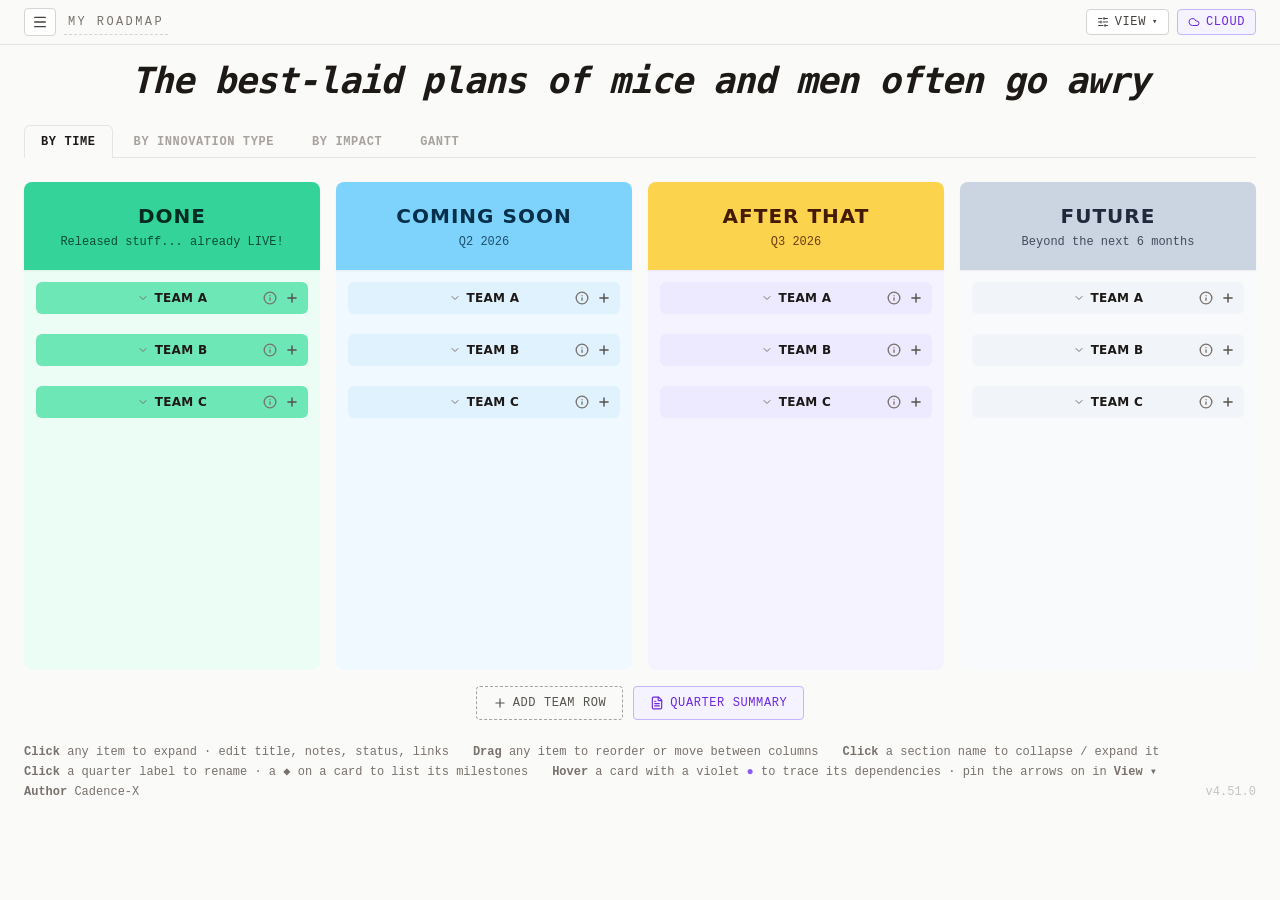
<file: index.html>
<!doctype html>
<html lang="en">
  <head>
    <meta charset="UTF-8" />
    <link rel="icon" type="image/svg+xml" href="/favicon.svg" />
    <meta name="viewport" content="width=device-width, initial-scale=1.0" />
    <title>roadmap-app</title>

    <meta name="description" content="A focused tool for product managers to plan, prioritize, and track their roadmap.">
    <meta name="classification" content="business">
    <meta name="category" content="Business/Productivity">
    <meta name="keywords" content="roadmap, product management, product roadmap, PM tool, prioritization">

    <script type="application/ld+json">
    {
      "@context": "https://schema.org",
      "@type": "SoftwareApplication",
      "name": "Cadence-X Roadmap",
      "url": "https://roadmap.cadence-x.com",
      "description": "A focused tool for product managers to plan, prioritize, and track their roadmap.",
      "applicationCategory": "BusinessApplication",
      "operatingSystem": "Web",
      "browserRequirements": "Modern web browser",
      "author": {
        "@type": "Person",
        "name": "Anushka"
      },
      "offers": {
        "@type": "Offer",
        "price": "0",
        "priceCurrency": "USD"
      },
      "featureList": [
        "Built for PM workflows",
        "Clear, prioritized view",
        "Plan, prioritize, and track roadmaps"
      ],
      "audience": {
        "@type": "Audience",
        "audienceType": "product managers"
      },
      "keywords": ["roadmap", "product management", "product roadmap", "PM tool", "prioritization"]
    }
    </script>
    <script type="module" crossorigin src="/assets/index-DD3VmMvQ.js"></script>
    <link rel="stylesheet" crossorigin href="/assets/index-C1g9VIuP.css">
  </head>
  <body>
    <div id="root"></div>
  </body>
</html>
</file>
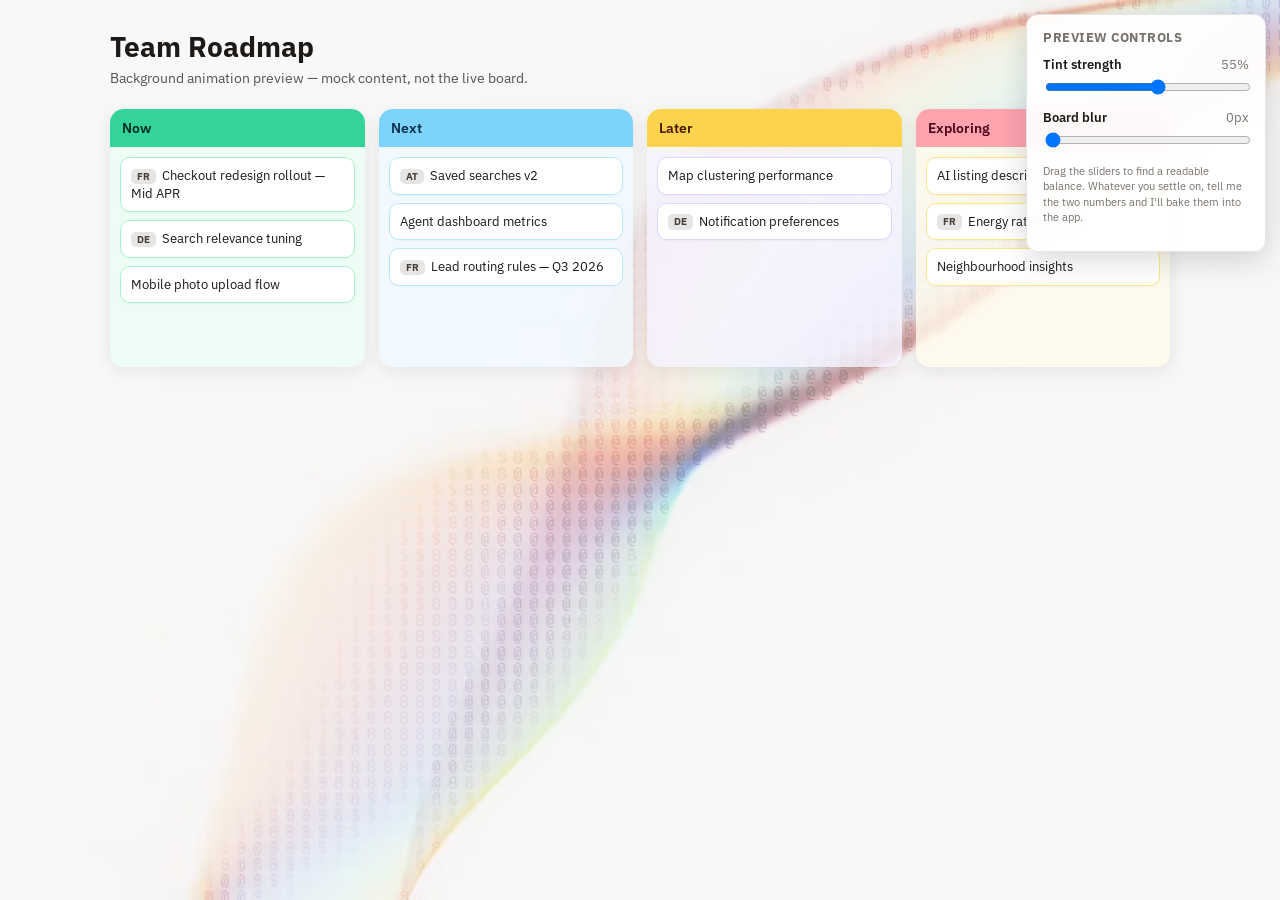
<file: bg-preview.html>
<!doctype html>
<html lang="en">
<head>
<meta charset="utf-8" />
<meta name="viewport" content="width=device-width, initial-scale=1" />
<title>Background animation preview</title>
<link href="https://fonts.googleapis.com/css2?family=IBM+Plex+Sans:wght@400;500;600;700&display=swap" rel="stylesheet" />
<style>
  :root {
    --stone-50:  #fafaf9;
    --overlay:   0.55;   /* tint strength over the video */
    --blur:      0px;    /* backdrop blur on the board */
  }
  * { box-sizing: border-box; }
  html, body { margin: 0; height: 100%; }
  body {
    font-family: 'IBM Plex Sans', system-ui, sans-serif;
    color: #1c1917;
    min-height: 100vh;
    position: relative;
    overflow-x: hidden;
  }

  /* ---- background video layer ---- */
  #bg-video {
    position: fixed;
    inset: 0;
    width: 100%;
    height: 100%;
    object-fit: cover;
    z-index: -2;
  }
  /* readability tint sitting on top of the video */
  #bg-overlay {
    position: fixed;
    inset: 0;
    z-index: -1;
    background: var(--stone-50);
    opacity: var(--overlay);
    transition: opacity .2s ease;
  }

  /* ---- mock board (a stand-in for the real app) ---- */
  .wrap { max-width: 1100px; margin: 0 auto; padding: 28px 20px 60px; }
  header.app { margin-bottom: 22px; }
  header.app h1 { font-size: 28px; font-weight: 700; margin: 0 0 4px; }
  header.app p  { margin: 0; color: #57534e; font-size: 14px; }

  .board { display: grid; grid-template-columns: repeat(4, 1fr); gap: 14px; }

  .col {
    border-radius: 14px;
    overflow: hidden;
    backdrop-filter: blur(var(--blur));
    -webkit-backdrop-filter: blur(var(--blur));
    box-shadow: 0 4px 18px rgba(0,0,0,.08);
  }
  .col .head { padding: 10px 12px; font-weight: 600; font-size: 14px; }
  .col .body { padding: 10px; display: flex; flex-direction: column; gap: 8px; min-height: 220px; }

  .card {
    background: #fff;
    border: 1px solid;
    border-radius: 10px;
    padding: 9px 10px;
    font-size: 13px;
    line-height: 1.35;
    box-shadow: 0 1px 2px rgba(0,0,0,.04);
  }
  .tag {
    display: inline-block; font-size: 10px; font-weight: 700;
    padding: 1px 6px; border-radius: 5px; margin-right: 6px;
    background: #e7e5e4; color: #44403c; vertical-align: middle;
  }

  /* column palettes lifted from the app's columnStyles */
  .green .head { background:#34d399; color:#022c22; }  .green .body { background:#ecfdf5cc; } .green .card { border-color:#a7f3d0; }
  .blue  .head { background:#7dd3fc; color:#082f49; }  .blue  .body { background:#f0f9ffcc; } .blue  .card { border-color:#bae6fd; }
  .amber .head { background:#fcd34d; color:#451a03; }  .amber .body { background:#f5f3ffcc; } .amber .card { border-color:#ddd6fe; }
  .rose  .head { background:#fda4af; color:#4c0519; }  .rose  .body { background:#fffbebcc; } .rose  .card { border-color:#fde68a; }

  /* ---- floating control panel (not part of the real app) ---- */
  .controls {
    position: fixed; top: 14px; right: 14px; z-index: 10;
    background: rgba(255,255,255,.92); backdrop-filter: blur(8px);
    border: 1px solid #e7e5e4; border-radius: 12px;
    padding: 14px 16px; width: 240px; font-size: 13px;
    box-shadow: 0 8px 30px rgba(0,0,0,.15);
  }
  .controls h2 { margin: 0 0 10px; font-size: 13px; font-weight: 700; text-transform: uppercase; letter-spacing: .04em; color:#78716c; }
  .controls label { display:block; margin: 10px 0 4px; font-weight:600; }
  .controls input[type=range] { width: 100%; }
  .controls .val { float: right; font-weight: 400; color:#78716c; }
  .controls .note { margin-top: 12px; font-size: 11px; color:#78716c; line-height:1.4; }
</style>
</head>
<body>
  <video id="bg-video" autoplay loop muted playsinline>
    <source src="strand_remix_scene.webm" type="video/webm" />
    <source src="strand_remix_scene.mp4"  type="video/mp4" />
  </video>
  <div id="bg-overlay"></div>

  <aside class="controls">
    <h2>Preview controls</h2>
    <label>Tint strength <span class="val" id="ovVal">55%</span></label>
    <input type="range" id="ov" min="0" max="100" value="55" />
    <label>Board blur <span class="val" id="blVal">0px</span></label>
    <input type="range" id="bl" min="0" max="14" value="0" />
    <p class="note">Drag the sliders to find a readable balance. Whatever you settle on, tell me the two numbers and I'll bake them into the app.</p>
  </aside>

  <div class="wrap">
    <header class="app">
      <h1>Team Roadmap</h1>
      <p>Background animation preview — mock content, not the live board.</p>
    </header>

    <div class="board">
      <div class="col green">
        <div class="head">Now</div>
        <div class="body">
          <div class="card"><span class="tag">FR</span>Checkout redesign rollout — Mid APR</div>
          <div class="card"><span class="tag">DE</span>Search relevance tuning</div>
          <div class="card">Mobile photo upload flow</div>
        </div>
      </div>
      <div class="col blue">
        <div class="head">Next</div>
        <div class="body">
          <div class="card"><span class="tag">AT</span>Saved searches v2</div>
          <div class="card">Agent dashboard metrics</div>
          <div class="card"><span class="tag">FR</span>Lead routing rules — Q3 2026</div>
        </div>
      </div>
      <div class="col amber">
        <div class="head">Later</div>
        <div class="body">
          <div class="card">Map clustering performance</div>
          <div class="card"><span class="tag">DE</span>Notification preferences</div>
        </div>
      </div>
      <div class="col rose">
        <div class="head">Exploring</div>
        <div class="body">
          <div class="card">AI listing descriptions</div>
          <div class="card"><span class="tag">FR</span>Energy rating filters</div>
          <div class="card">Neighbourhood insights</div>
        </div>
      </div>
    </div>
  </div>

  <script>
    const ov = document.getElementById('ov');
    const bl = document.getElementById('bl');
    const ovVal = document.getElementById('ovVal');
    const blVal = document.getElementById('blVal');
    const root = document.documentElement;
    ov.addEventListener('input', () => {
      root.style.setProperty('--overlay', ov.value / 100);
      ovVal.textContent = ov.value + '%';
    });
    bl.addEventListener('input', () => {
      root.style.setProperty('--blur', bl.value + 'px');
      blVal.textContent = bl.value + 'px';
    });
  </script>
</body>
</html>
</file>
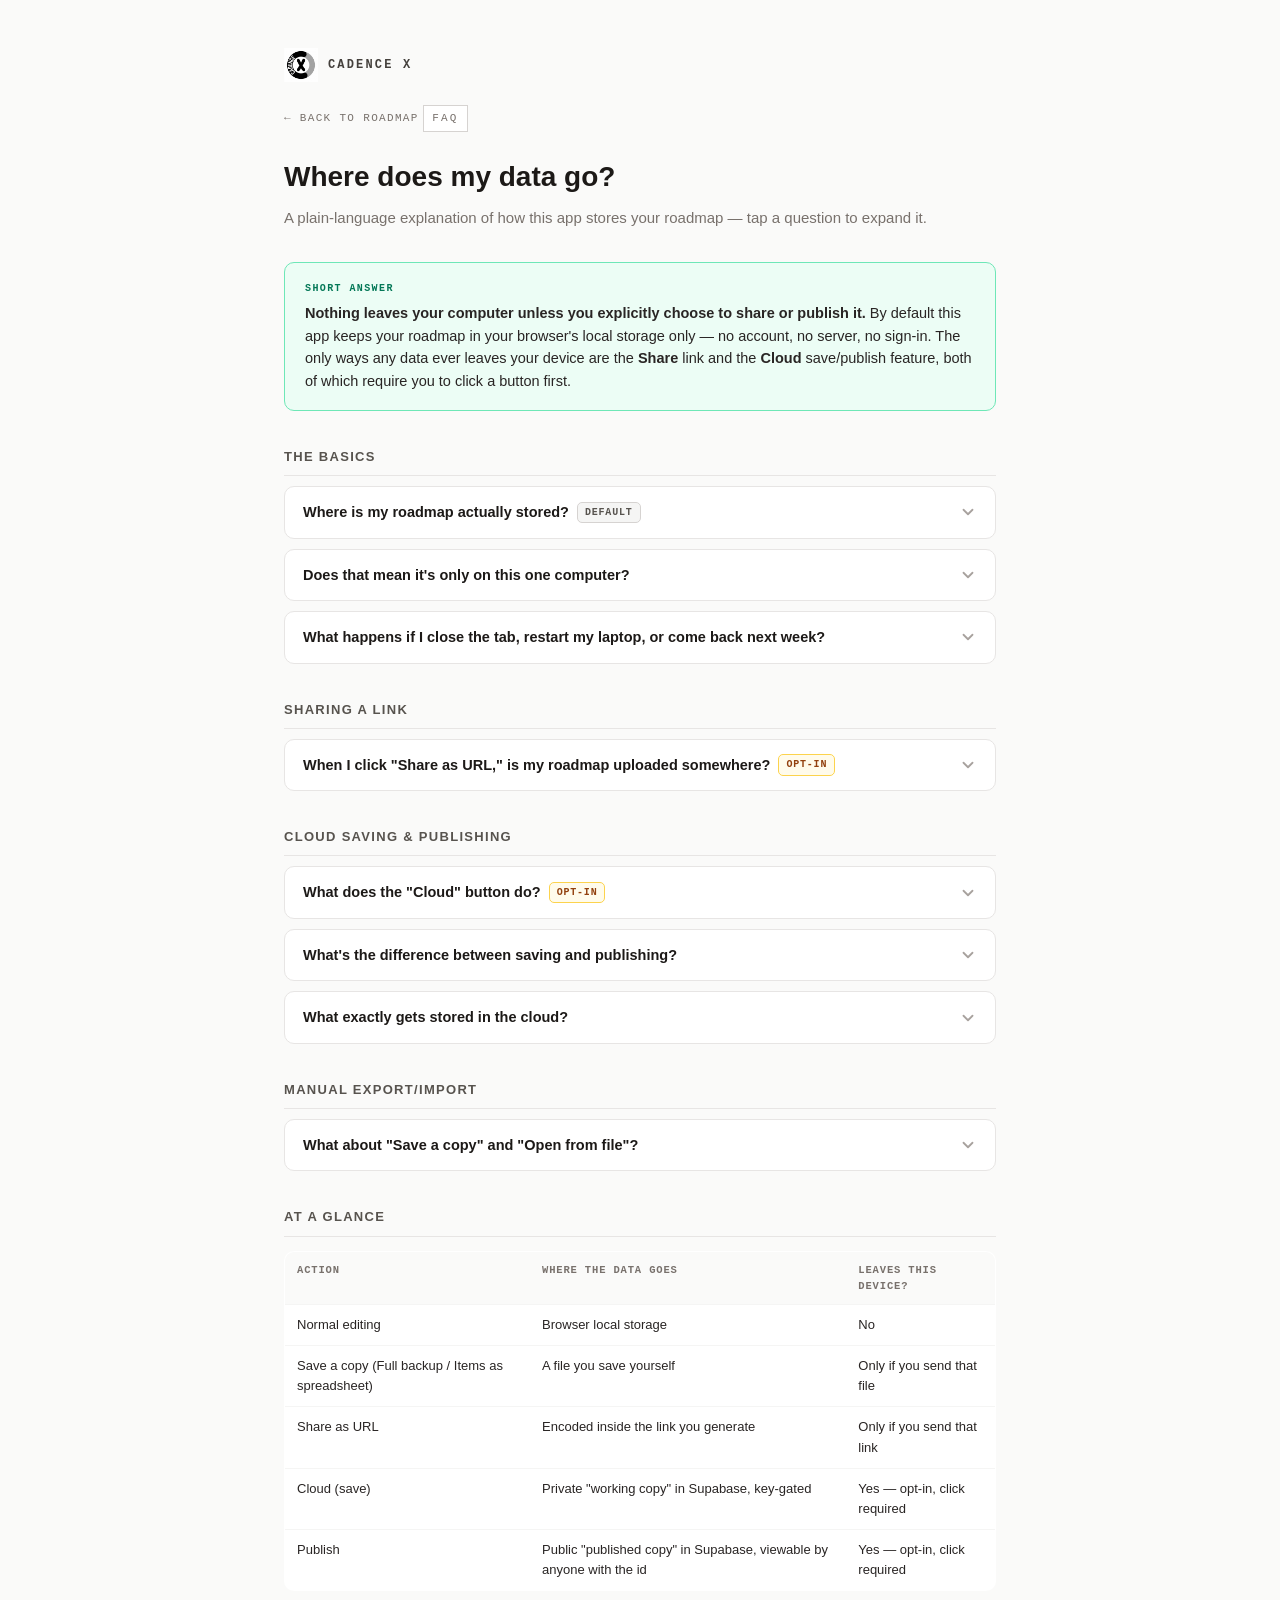
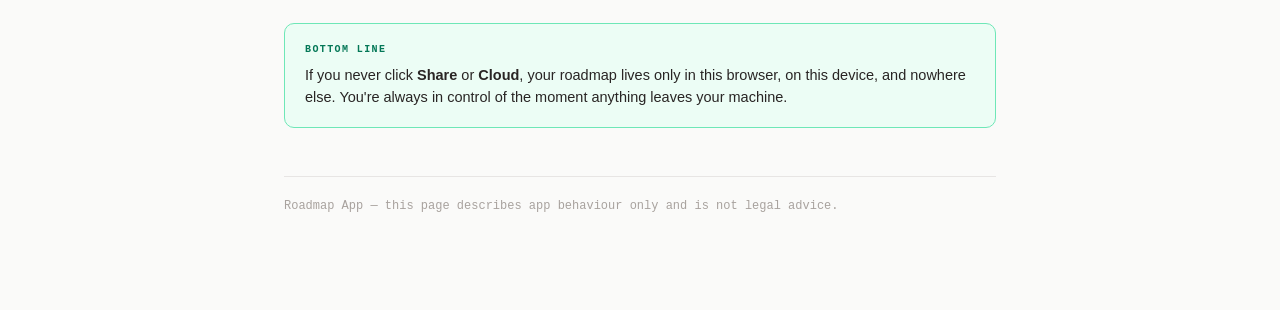
<file: help.html>
<!doctype html>
<html lang="en">
<head>
<meta charset="UTF-8" />
<meta name="viewport" content="width=device-width, initial-scale=1.0" />
<link rel="icon" type="image/png" href="cadence-x-logo.png" />
<title>Roadmap App — FAQ &amp; Data Storage</title>
<style>
  :root {
    --stone-50: #fafaf9;
    --stone-100: #f5f5f4;
    --stone-200: #e7e5e4;
    --stone-300: #d6d3d1;
    --stone-400: #a8a29e;
    --stone-500: #78716c;
    --stone-600: #57534e;
    --stone-700: #44403c;
    --stone-800: #292524;
    --stone-900: #1c1917;
    --violet-50: #f5f3ff;
    --violet-100: #ede9fe;
    --violet-300: #c4b5fd;
    --violet-600: #7c3aed;
    --violet-700: #6d28d9;
    --emerald-50: #ecfdf5;
    --emerald-300: #6ee7b7;
    --emerald-700: #047857;
    --amber-50: #fffbeb;
    --amber-300: #fcd34d;
    --amber-800: #92400e;
  }
  * { box-sizing: border-box; }
  body {
    margin: 0;
    background: var(--stone-50);
    color: var(--stone-800);
    font-family: -apple-system, BlinkMacSystemFont, "Segoe UI", Helvetica, Arial, sans-serif;
    line-height: 1.55;
  }
  .wrap {
    max-width: 760px;
    margin: 0 auto;
    padding: 48px 24px 96px;
  }
  .brand {
    display: flex;
    align-items: center;
    gap: 10px;
    margin-bottom: 22px;
  }
  .brand img {
    width: 34px;
    height: 34px;
    display: block;
  }
  .brand span {
    font-family: ui-monospace, SFMono-Regular, Menlo, Consolas, monospace;
    font-size: 12px;
    letter-spacing: 0.18em;
    text-transform: uppercase;
    font-weight: 700;
    color: var(--stone-700);
  }
  a.back {
    display: inline-flex;
    align-items: center;
    gap: 6px;
    font-family: ui-monospace, SFMono-Regular, Menlo, Consolas, monospace;
    font-size: 11px;
    letter-spacing: 0.12em;
    text-transform: uppercase;
    color: var(--stone-500);
    text-decoration: none;
    margin-bottom: 28px;
  }
  a.back:hover { color: var(--stone-800); }
  .eyebrow {
    font-family: ui-monospace, SFMono-Regular, Menlo, Consolas, monospace;
    font-size: 11px;
    letter-spacing: 0.2em;
    text-transform: uppercase;
    color: var(--stone-500);
    border: 1px solid var(--stone-300);
    display: inline-block;
    padding: 4px 8px;
    background: #fff;
    margin-bottom: 14px;
  }
  h1 {
    font-size: 28px;
    font-weight: 700;
    color: var(--stone-900);
    margin: 0 0 8px;
  }
  .sub {
    color: var(--stone-500);
    font-size: 15px;
    margin: 0 0 32px;
  }
  .callout {
    border: 1px solid var(--emerald-300);
    background: var(--emerald-50);
    border-radius: 10px;
    padding: 18px 20px;
    margin-bottom: 36px;
  }
  .callout .label {
    font-family: ui-monospace, SFMono-Regular, Menlo, Consolas, monospace;
    font-size: 10px;
    letter-spacing: 0.14em;
    text-transform: uppercase;
    color: var(--emerald-700);
    font-weight: 700;
    margin-bottom: 6px;
  }
  .callout p { margin: 0; color: var(--stone-800); font-size: 14.5px; }
  .callout p + p { margin-top: 8px; }
  .callout.warn { border-color: var(--amber-300); background: var(--amber-50); margin: 14px 0; }
  .callout.warn .label { color: var(--amber-800); }
  .callout.warn ul { margin: 6px 0 0; font-size: 14.5px; }
  .callout.warn code { font-size: 12.5px; }
  h2 {
    font-size: 13px;
    letter-spacing: 0.1em;
    text-transform: uppercase;
    color: var(--stone-600);
    font-weight: 700;
    margin: 36px 0 4px;
    padding-bottom: 8px;
    border-bottom: 1px solid var(--stone-200);
  }

  /* Accordion (native <details>/<summary>) */
  details.faq {
    border: 1px solid var(--stone-200);
    background: #fff;
    border-radius: 10px;
    margin-top: 10px;
    overflow: hidden;
  }
  details.faq + details.faq { margin-top: 10px; }
  details.faq summary {
    list-style: none;
    cursor: pointer;
    display: flex;
    align-items: center;
    justify-content: space-between;
    gap: 12px;
    padding: 14px 18px;
    font-size: 14.5px;
    font-weight: 700;
    color: var(--stone-900);
  }
  details.faq summary::-webkit-details-marker { display: none; }
  details.faq summary:hover { background: var(--stone-50); }
  details.faq summary .q { display: flex; align-items: center; flex-wrap: wrap; }
  details.faq summary .chev {
    flex: 0 0 auto;
    width: 18px;
    height: 18px;
    color: var(--stone-400);
    transition: transform 0.15s ease;
  }
  details.faq[open] summary .chev { transform: rotate(180deg); }
  details.faq[open] summary { border-bottom: 1px solid var(--stone-100); }
  details.faq .faq-body { padding: 4px 18px 18px; }
  details.faq .faq-body p { margin: 0 0 10px; font-size: 14px; color: var(--stone-700); }
  details.faq .faq-body p:last-child { margin-bottom: 0; }
  details.faq .faq-body ul { margin: 0 0 10px; padding-left: 20px; font-size: 14px; color: var(--stone-700); }
  details.faq .faq-body ul:last-child { margin-bottom: 0; }
  details.faq .faq-body li { margin-bottom: 4px; }

  code {
    font-family: ui-monospace, SFMono-Regular, Menlo, Consolas, monospace;
    font-size: 12.5px;
    background: var(--stone-100);
    border: 1px solid var(--stone-200);
    border-radius: 4px;
    padding: 1px 5px;
  }
  .tag {
    display: inline-block;
    font-family: ui-monospace, SFMono-Regular, Menlo, Consolas, monospace;
    font-size: 10px;
    letter-spacing: 0.08em;
    text-transform: uppercase;
    font-weight: 700;
    border-radius: 5px;
    padding: 2px 7px;
    margin-left: 8px;
    vertical-align: middle;
  }
  .tag.local { background: var(--stone-100); color: var(--stone-600); border: 1px solid var(--stone-300); }
  .tag.optin { background: var(--amber-50); color: var(--amber-800); border: 1px solid var(--amber-300); }
  .tag.device { background: var(--violet-50); color: var(--violet-700); border: 1px solid var(--violet-300); }

  table {
    width: 100%;
    border-collapse: collapse;
    margin-top: 14px;
    font-size: 13px;
    background: #fff;
    border: 1px solid var(--stone-200);
    border-radius: 10px;
    overflow: hidden;
  }
  th, td {
    text-align: left;
    padding: 10px 12px;
    border-bottom: 1px solid var(--stone-100);
    vertical-align: top;
  }
  th {
    font-family: ui-monospace, SFMono-Regular, Menlo, Consolas, monospace;
    font-size: 10.5px;
    letter-spacing: 0.08em;
    text-transform: uppercase;
    color: var(--stone-500);
    background: var(--stone-50);
  }
  tr:last-child td { border-bottom: none; }
  footer {
    margin-top: 48px;
    padding-top: 20px;
    border-top: 1px solid var(--stone-200);
    font-size: 12px;
    color: var(--stone-400);
    font-family: ui-monospace, SFMono-Regular, Menlo, Consolas, monospace;
  }
</style>
</head>
<body>
  <div class="wrap">
    <div class="brand">
      <img src="cadence-x-logo.png" alt="Cadence X logo" />
      <span>Cadence X</span>
    </div>

    <a class="back" href="javascript:history.length > 1 ? history.back() : window.close()">&larr; Back to roadmap</a>

    <div class="eyebrow">FAQ</div>
    <h1>Where does my data go?</h1>
    <p class="sub">A plain-language explanation of how this app stores your roadmap — tap a question to expand it.</p>

    <div class="callout">
      <div class="label">Short answer</div>
      <p><strong>Nothing leaves your computer unless you explicitly choose to share or publish it.</strong> By default this app keeps your roadmap in your browser's local storage only — no account, no server, no sign-in. The only ways any data ever leaves your device are the <strong>Share</strong> link and the <strong>Cloud</strong> save/publish feature, both of which require you to click a button first.</p>
    </div>

    <h2>The basics</h2>

    <details class="faq" name="basics">
      <summary><span class="q">Where is my roadmap actually stored? <span class="tag local">Default</span></span><svg class="chev" viewBox="0 0 20 20" fill="none" stroke="currentColor" stroke-width="2" stroke-linecap="round" stroke-linejoin="round"><polyline points="5 7.5 10 12.5 15 7.5"/></svg></summary>
      <div class="faq-body">
        <p>In your browser's <strong>local storage</strong> — a small private storage area that every website gets, tied to this exact browser on this exact device.</p>
        <ul>
          <li>Your default roadmap is saved under the key <code>roadmap-data</code>.</li>
          <li>If you're viewing a named copy (a URL with <code>?scope=name</code>), it's saved separately under <code>roadmap-data-name</code> so it never overwrites your main board.</li>
          <li>It's saved automatically every time you make a change — there's no "save" button to remember to click.</li>
        </ul>
      </div>
    </details>

    <details class="faq" name="basics">
      <summary><span class="q">Does that mean it's only on this one computer?</span><svg class="chev" viewBox="0 0 20 20" fill="none" stroke="currentColor" stroke-width="2" stroke-linecap="round" stroke-linejoin="round"><polyline points="5 7.5 10 12.5 15 7.5"/></svg></summary>
      <div class="faq-body">
        <p>Yes. Local storage is not synced between devices or browsers — it doesn't even follow you if you switch from Chrome to Edge on the <em>same</em> computer. Your roadmap on your work laptop and your roadmap on your home computer are two entirely separate copies unless you deliberately move data between them (via a Full backup file, a Share link, or Cloud).</p>
      </div>
    </details>

    <details class="faq" name="basics">
      <summary><span class="q">What happens if I close the tab, restart my laptop, or come back next week?</span><svg class="chev" viewBox="0 0 20 20" fill="none" stroke="currentColor" stroke-width="2" stroke-linecap="round" stroke-linejoin="round"><polyline points="5 7.5 10 12.5 15 7.5"/></svg></summary>
      <div class="faq-body">
        <p>Nothing changes — local storage persists across restarts and browser closes indefinitely. It only disappears if:</p>
        <ul>
          <li>you (or your IT policy) clear browsing data / site data for this domain,</li>
          <li>you use a private/incognito window (cleared when the window closes),</li>
          <li>or you use a different browser or device.</li>
        </ul>
        <div class="callout warn">
          <div class="label">Warning · Microsoft Edge &amp; work laptops</div>
          <p>Some browsers are set to <strong>wipe site data every time they close</strong>, which deletes a local-only roadmap on the next restart, with no warning and no way to undo it. This is common on company-managed laptops, where IT can enforce it. To check in Edge:</p>
          <ul>
            <li><code>edge://settings/clearBrowsingDataOnClose</code>: <em>Cookies and other site data</em> should be off.</li>
            <li><code>edge://settings/content/cookies</code>: <em>Delete cookies and site data when you close all windows</em> should be off.</li>
            <li><code>edge://policy</code>: if <code>ClearBrowsingDataOnExit</code> is listed, your organisation has turned it on and you can't switch it off.</li>
          </ul>
          <p>If any of these apply, don't rely on the browser alone. Save the roadmap to the <strong>Cloud</strong>, or use <strong>Save a copy → Full backup</strong> before you close the browser.</p>
        </div>
        <p>If any of the reasons above apply to you, use <strong>Save a copy → Full backup</strong> (in the ☰ menu) to keep a copy you control.</p>
      </div>
    </details>

    <h2>Sharing a link</h2>

    <details class="faq" name="sharing">
      <summary><span class="q">When I click "Share as URL," is my roadmap uploaded somewhere? <span class="tag optin">Opt-in</span></span><svg class="chev" viewBox="0 0 20 20" fill="none" stroke="currentColor" stroke-width="2" stroke-linecap="round" stroke-linejoin="round"><polyline points="5 7.5 10 12.5 15 7.5"/></svg></summary>
      <div class="faq-body">
        <p>No. Your entire board (columns, teams, items) is compressed and encoded directly <em>into the link itself</em>, after <code>#share=</code>. No server is involved in generating it — it's built in your browser.</p>
        <p>The data only "exists" wherever you paste that link. If you never send it to anyone, it never leaves your machine. If you paste it into Slack or email, the data travels exactly as far as that link does — and only that far.</p>
      </div>
    </details>

    <h2>Cloud saving &amp; publishing</h2>

    <details class="faq" name="cloud">
      <summary><span class="q">What does the "Cloud" button do? <span class="tag optin">Opt-in</span></span><svg class="chev" viewBox="0 0 20 20" fill="none" stroke="currentColor" stroke-width="2" stroke-linecap="round" stroke-linejoin="round"><polyline points="5 7.5 10 12.5 15 7.5"/></svg></summary>
      <div class="faq-body">
        <p>This is the one feature that stores data on a server (Supabase, a hosted database) rather than only in your browser — but only for roadmaps you explicitly choose to save there. Nothing is sent to the cloud until you click <strong>Cloud</strong>.</p>
        <p>There is no login and no user account. Instead, each cloud roadmap gets:</p>
        <ul>
          <li>a random <strong>id</strong> — used for view links,</li>
          <li>a secret <strong>edit key</strong> — generated in your browser and required to make changes.</li>
        </ul>
        <p>Ownership isn't tied to "you" as a person — it's tied to whoever holds that secret key. Your browser keeps a local list of your own cloud roadmaps (their ids + keys) so you can find them again; that list itself lives in local storage, same as everything else.</p>
      </div>
    </details>

    <details class="faq" name="cloud">
      <summary><span class="q">What's the difference between saving and publishing?</span><svg class="chev" viewBox="0 0 20 20" fill="none" stroke="currentColor" stroke-width="2" stroke-linecap="round" stroke-linejoin="round"><polyline points="5 7.5 10 12.5 15 7.5"/></svg></summary>
      <div class="faq-body">
        <p>Cloud roadmaps keep <strong>two copies</strong> on the server:</p>
        <ul>
          <li><strong>Working copy</strong> — private, auto-saved as you edit. Only readable with your secret edit key.</li>
          <li><strong>Published copy</strong> — what a view-only link shows to colleagues. It only updates when you click <strong>Publish</strong>.</li>
        </ul>
        <p>So colleagues with a view link never see half-finished edits — they see whatever you last published.</p>
      </div>
    </details>

    <details class="faq" name="cloud">
      <summary><span class="q">What exactly gets stored in the cloud?</span><svg class="chev" viewBox="0 0 20 20" fill="none" stroke="currentColor" stroke-width="2" stroke-linecap="round" stroke-linejoin="round"><polyline points="5 7.5 10 12.5 15 7.5"/></svg></summary>
      <div class="faq-body">
        <p>Just the roadmap content itself — title, columns, teams, and items, as plain data. No account details, no email address, no tracking, no login credentials — there's nothing to enter, because there's no account.</p>
      </div>
    </details>

    <h2>Manual export/import</h2>

    <details class="faq" name="backup">
      <summary><span class="q">What about "Save a copy" and "Open from file"?</span><svg class="chev" viewBox="0 0 20 20" fill="none" stroke="currentColor" stroke-width="2" stroke-linecap="round" stroke-linejoin="round"><polyline points="5 7.5 10 12.5 15 7.5"/></svg></summary>
      <div class="faq-body">
        <p>These save a file to your own computer's downloads folder (or read one back in) — the same as saving a Word document. The app doesn't upload these files anywhere; they only exist wherever you choose to keep them afterwards.</p>
        <p><strong>Full backup</strong> (<code>.json</code>) is the whole roadmap: title, columns, teams and items. <strong>Restore backup</strong> puts it all back. <strong>Items as spreadsheet</strong> (<code>.csv</code>) is just the item list, for Excel or Sheets. <strong>Import items</strong> adds rows from a CSV to the current board without replacing it.</p>
      </div>
    </details>

    <h2>At a glance</h2>

    <table>
      <thead>
        <tr><th>Action</th><th>Where the data goes</th><th>Leaves this device?</th></tr>
      </thead>
      <tbody>
        <tr><td>Normal editing</td><td>Browser local storage</td><td>No</td></tr>
        <tr><td>Save a copy (Full backup / Items as spreadsheet)</td><td>A file you save yourself</td><td>Only if you send that file</td></tr>
        <tr><td>Share as URL</td><td>Encoded inside the link you generate</td><td>Only if you send that link</td></tr>
        <tr><td>Cloud (save)</td><td>Private "working copy" in Supabase, key-gated</td><td>Yes — opt-in, click required</td></tr>
        <tr><td>Publish</td><td>Public "published copy" in Supabase, viewable by anyone with the id</td><td>Yes — opt-in, click required</td></tr>
      </tbody>
    </table>

    <div class="callout" style="margin-top:32px;">
      <div class="label">Bottom line</div>
      <p>If you never click <strong>Share</strong> or <strong>Cloud</strong>, your roadmap lives only in this browser, on this device, and nowhere else. You're always in control of the moment anything leaves your machine.</p>
    </div>

    <footer>Roadmap App — this page describes app behaviour only and is not legal advice.</footer>
  </div>
</body>
</html>
</file>
<file: assets/index-C1g9VIuP.css>
*,:before,:after,::backdrop{--tw-border-spacing-x:0;--tw-border-spacing-y:0;--tw-translate-x:0;--tw-translate-y:0;--tw-rotate:0;--tw-skew-x:0;--tw-skew-y:0;--tw-scale-x:1;--tw-scale-y:1;--tw-pan-x: ;--tw-pan-y: ;--tw-pinch-zoom: ;--tw-scroll-snap-strictness:proximity;--tw-gradient-from-position: ;--tw-gradient-via-position: ;--tw-gradient-to-position: ;--tw-ordinal: ;--tw-slashed-zero: ;--tw-numeric-figure: ;--tw-numeric-spacing: ;--tw-numeric-fraction: ;--tw-ring-inset: ;--tw-ring-offset-width:0px;--tw-ring-offset-color:#fff;--tw-ring-color:#3b82f680;--tw-ring-offset-shadow:0 0 #0000;--tw-ring-shadow:0 0 #0000;--tw-shadow:0 0 #0000;--tw-shadow-colored:0 0 #0000;--tw-blur: ;--tw-brightness: ;--tw-contrast: ;--tw-grayscale: ;--tw-hue-rotate: ;--tw-invert: ;--tw-saturate: ;--tw-sepia: ;--tw-drop-shadow: ;--tw-backdrop-blur: ;--tw-backdrop-brightness: ;--tw-backdrop-contrast: ;--tw-backdrop-grayscale: ;--tw-backdrop-hue-rotate: ;--tw-backdrop-invert: ;--tw-backdrop-opacity: ;--tw-backdrop-saturate: ;--tw-backdrop-sepia: ;--tw-contain-size: ;--tw-contain-layout: ;--tw-contain-paint: ;--tw-contain-style: }*,:before,:after{box-sizing:border-box;border:0 solid #e5e7eb}:before,:after{--tw-content:""}html,:host{-webkit-text-size-adjust:100%;tab-size:4;font-feature-settings:normal;font-variation-settings:normal;-webkit-tap-highlight-color:transparent;font-family:ui-sans-serif,system-ui,sans-serif,Apple Color Emoji,Segoe UI Emoji,Segoe UI Symbol,Noto Color Emoji;line-height:1.5}body{line-height:inherit;margin:0}hr{height:0;color:inherit;border-top-width:1px}abbr:where([title]){-webkit-text-decoration:underline dotted;text-decoration:underline dotted}h1,h2,h3,h4,h5,h6{font-size:inherit;font-weight:inherit}a{color:inherit;-webkit-text-decoration:inherit;text-decoration:inherit}b,strong{font-weight:bolder}code,kbd,samp,pre{font-feature-settings:normal;font-variation-settings:normal;font-family:ui-monospace,SFMono-Regular,Menlo,Monaco,Consolas,Liberation Mono,Courier New,monospace;font-size:1em}small{font-size:80%}sub,sup{vertical-align:baseline;font-size:75%;line-height:0;position:relative}sub{bottom:-.25em}sup{top:-.5em}table{text-indent:0;border-color:inherit;border-collapse:collapse}button,input,optgroup,select,textarea{font-feature-settings:inherit;font-variation-settings:inherit;font-family:inherit;font-size:100%;font-weight:inherit;line-height:inherit;letter-spacing:inherit;color:inherit;margin:0;padding:0}button,select{text-transform:none}button,input:where([type=button]),input:where([type=reset]),input:where([type=submit]){-webkit-appearance:button;background-color:#0000;background-image:none}:-moz-focusring{outline:auto}:-moz-ui-invalid{box-shadow:none}progress{vertical-align:baseline}::-webkit-inner-spin-button{height:auto}::-webkit-outer-spin-button{height:auto}[type=search]{-webkit-appearance:textfield;outline-offset:-2px}::-webkit-search-decoration{-webkit-appearance:none}::-webkit-file-upload-button{-webkit-appearance:button;font:inherit}summary{display:list-item}blockquote,dl,dd,h1,h2,h3,h4,h5,h6,hr,figure,p,pre{margin:0}fieldset{margin:0;padding:0}legend{padding:0}ol,ul,menu{margin:0;padding:0;list-style:none}dialog{padding:0}textarea{resize:vertical}input::-moz-placeholder{opacity:1;color:#9ca3af}textarea::-moz-placeholder{opacity:1;color:#9ca3af}input::placeholder,textarea::placeholder{opacity:1;color:#9ca3af}button,[role=button]{cursor:pointer}:disabled{cursor:default}img,svg,video,canvas,audio,iframe,embed,object{vertical-align:middle;display:block}img,video{max-width:100%;height:auto}[hidden]:where(:not([hidden=until-found])){display:none}.container{width:100%}@media (width>=640px){.container{max-width:640px}}@media (width>=768px){.container{max-width:768px}}@media (width>=1024px){.container{max-width:1024px}}@media (width>=1280px){.container{max-width:1280px}}@media (width>=1536px){.container{max-width:1536px}}.pointer-events-none{pointer-events:none}.visible{visibility:visible}.invisible{visibility:hidden}.collapse{visibility:collapse}.static{position:static}.fixed{position:fixed}.absolute{position:absolute}.relative{position:relative}.sticky{position:sticky}.inset-0{inset:0}.inset-y-0{top:0;bottom:0}.-top-\[7px\]{top:-7px}.bottom-0{bottom:0}.bottom-4{bottom:1rem}.bottom-full{bottom:100%}.left-0{left:0}.left-1{left:.25rem}.left-1\.5{left:.375rem}.left-2{left:.5rem}.right-0{right:0}.right-1{right:.25rem}.right-1\.5{right:.375rem}.right-3{right:.75rem}.right-4{right:1rem}.top-0{top:0}.top-0\.5{top:.125rem}.top-1{top:.25rem}.top-1\/2{top:50%}.top-3{top:.75rem}.top-\[13px\]{top:13px}.top-\[3px\]{top:3px}.top-\[7px\]{top:7px}.top-full{top:100%}.z-10{z-index:10}.z-20{z-index:20}.z-30{z-index:30}.z-40{z-index:40}.z-50{z-index:50}.z-\[45\]{z-index:45}.z-\[49\]{z-index:49}.z-\[60\]{z-index:60}.z-\[70\]{z-index:70}.z-\[80\]{z-index:80}.m-0{margin:0}.-mx-6{margin-left:-1.5rem;margin-right:-1.5rem}.mx-0\.5{margin-left:.125rem;margin-right:.125rem}.mx-2{margin-left:.5rem;margin-right:.5rem}.mx-2\.5{margin-left:.625rem;margin-right:.625rem}.mx-auto{margin-left:auto;margin-right:auto}.my-1{margin-top:.25rem;margin-bottom:.25rem}.my-1\.5{margin-top:.375rem;margin-bottom:.375rem}.my-2{margin-top:.5rem;margin-bottom:.5rem}.-mb-px{margin-bottom:-1px}.-mt-6{margin-top:-1.5rem}.mb-0\.5{margin-bottom:.125rem}.mb-1{margin-bottom:.25rem}.mb-1\.5{margin-bottom:.375rem}.mb-2{margin-bottom:.5rem}.mb-2\.5{margin-bottom:.625rem}.mb-3{margin-bottom:.75rem}.mb-4{margin-bottom:1rem}.mb-6{margin-bottom:1.5rem}.ml-2{margin-left:.5rem}.ml-\[18px\]{margin-left:18px}.ml-auto{margin-left:auto}.mr-0\.5{margin-right:.125rem}.mr-1{margin-right:.25rem}.mt-0\.5{margin-top:.125rem}.mt-1{margin-top:.25rem}.mt-1\.5{margin-top:.375rem}.mt-2{margin-top:.5rem}.mt-3{margin-top:.75rem}.mt-4{margin-top:1rem}.mt-6{margin-top:1.5rem}.mt-px{margin-top:1px}.line-clamp-2{-webkit-line-clamp:2;-webkit-box-orient:vertical;display:-webkit-box;overflow:hidden}.block{display:block}.inline-block{display:inline-block}.inline{display:inline}.flex{display:flex}.inline-flex{display:inline-flex}.table{display:table}.grid{display:grid}.contents{display:contents}.hidden{display:none}.h-1\.5{height:.375rem}.h-2{height:.5rem}.h-2\.5{height:.625rem}.h-3{height:.75rem}.h-3\.5{height:.875rem}.h-4{height:1rem}.h-5{height:1.25rem}.h-6{height:1.5rem}.h-7{height:1.75rem}.h-\[17px\]{height:17px}.h-\[26px\]{height:26px}.h-\[3px\]{height:3px}.h-\[7px\]{height:7px}.h-\[9px\]{height:9px}.h-full{height:100%}.h-px{height:1px}.max-h-\[168px\]{max-height:168px}.max-h-\[210px\]{max-height:210px}.max-h-\[60vh\]{max-height:60vh}.max-h-\[70vh\]{max-height:70vh}.max-h-\[85vh\]{max-height:85vh}.max-h-\[88vh\]{max-height:88vh}.min-h-\[100px\]{min-height:100px}.min-h-\[300px\]{min-height:300px}.min-h-\[32px\]{min-height:32px}.min-h-\[340px\]{min-height:340px}.min-h-\[400px\]{min-height:400px}.min-h-screen{min-height:100vh}.w-1\.5{width:.375rem}.w-2{width:.5rem}.w-2\.5{width:.625rem}.w-3{width:.75rem}.w-3\.5{width:.875rem}.w-36{width:9rem}.w-4{width:1rem}.w-5{width:1.25rem}.w-7{width:1.75rem}.w-8{width:2rem}.w-\[132px\]{width:132px}.w-\[160px\]{width:160px}.w-\[17px\]{width:17px}.w-\[270px\]{width:270px}.w-\[7px\]{width:7px}.w-\[84px\]{width:84px}.w-\[9px\]{width:9px}.w-\[min\(90vw\,820px\)\]{width:min(90vw,820px)}.w-full{width:100%}.w-px{width:1px}.min-w-0{min-width:0}.min-w-\[12px\]{min-width:12px}.min-w-\[140px\]{min-width:140px}.min-w-\[16px\]{min-width:16px}.min-w-\[190px\]{min-width:190px}.min-w-\[220px\]{min-width:220px}.min-w-\[230px\]{min-width:230px}.min-w-\[260px\]{min-width:260px}.min-w-\[28px\]{min-width:28px}.max-w-2xl{max-width:42rem}.max-w-\[1400px\]{max-width:1400px}.max-w-\[1800px\]{max-width:1800px}.max-w-\[180px\]{max-width:180px}.max-w-\[220px\]{max-width:220px}.max-w-\[260px\]{max-width:260px}.max-w-lg{max-width:32rem}.max-w-md{max-width:28rem}.max-w-sm{max-width:24rem}.flex-1{flex:1}.flex-shrink-0{flex-shrink:0}.shrink{flex-shrink:1}.shrink-0{flex-shrink:0}.-translate-x-1\/2{--tw-translate-x:-50%;transform:translate(var(--tw-translate-x), var(--tw-translate-y)) rotate(var(--tw-rotate)) skewX(var(--tw-skew-x)) skewY(var(--tw-skew-y)) scaleX(var(--tw-scale-x)) scaleY(var(--tw-scale-y))}.-translate-y-1\/2{--tw-translate-y:-50%;transform:translate(var(--tw-translate-x), var(--tw-translate-y)) rotate(var(--tw-rotate)) skewX(var(--tw-skew-x)) skewY(var(--tw-skew-y)) scaleX(var(--tw-scale-x)) scaleY(var(--tw-scale-y))}.translate-y-0\.5{--tw-translate-y:.125rem;transform:translate(var(--tw-translate-x), var(--tw-translate-y)) rotate(var(--tw-rotate)) skewX(var(--tw-skew-x)) skewY(var(--tw-skew-y)) scaleX(var(--tw-scale-x)) scaleY(var(--tw-scale-y))}.-rotate-90{--tw-rotate:-90deg;transform:translate(var(--tw-translate-x), var(--tw-translate-y)) rotate(var(--tw-rotate)) skewX(var(--tw-skew-x)) skewY(var(--tw-skew-y)) scaleX(var(--tw-scale-x)) scaleY(var(--tw-scale-y))}.rotate-180{--tw-rotate:180deg;transform:translate(var(--tw-translate-x), var(--tw-translate-y)) rotate(var(--tw-rotate)) skewX(var(--tw-skew-x)) skewY(var(--tw-skew-y)) scaleX(var(--tw-scale-x)) scaleY(var(--tw-scale-y))}.rotate-90{--tw-rotate:90deg;transform:translate(var(--tw-translate-x), var(--tw-translate-y)) rotate(var(--tw-rotate)) skewX(var(--tw-skew-x)) skewY(var(--tw-skew-y)) scaleX(var(--tw-scale-x)) scaleY(var(--tw-scale-y))}.transform{transform:translate(var(--tw-translate-x), var(--tw-translate-y)) rotate(var(--tw-rotate)) skewX(var(--tw-skew-x)) skewY(var(--tw-skew-y)) scaleX(var(--tw-scale-x)) scaleY(var(--tw-scale-y))}.cursor-default{cursor:default}.cursor-grab{cursor:grab}.cursor-not-allowed{cursor:not-allowed}.cursor-pointer{cursor:pointer}.cursor-text{cursor:text}.select-none{-webkit-user-select:none;user-select:none}.resize-none{resize:none}.resize-y{resize:vertical}.resize{resize:both}.list-decimal{list-style-type:decimal}.list-disc{list-style-type:disc}.appearance-none{appearance:none}.grid-cols-1{grid-template-columns:repeat(1,minmax(0,1fr))}.grid-cols-3{grid-template-columns:repeat(3,minmax(0,1fr))}.grid-cols-4{grid-template-columns:repeat(4,minmax(0,1fr))}.flex-col{flex-direction:column}.flex-wrap{flex-wrap:wrap}.items-start{align-items:flex-start}.items-end{align-items:flex-end}.items-center{align-items:center}.items-baseline{align-items:baseline}.justify-end{justify-content:flex-end}.justify-center{justify-content:center}.justify-between{justify-content:space-between}.gap-0\.5{gap:.125rem}.gap-1{gap:.25rem}.gap-1\.5{gap:.375rem}.gap-2{gap:.5rem}.gap-2\.5{gap:.625rem}.gap-3{gap:.75rem}.gap-4{gap:1rem}.gap-px{gap:1px}.gap-x-3{-moz-column-gap:.75rem;column-gap:.75rem}.gap-x-4{-moz-column-gap:1rem;column-gap:1rem}.gap-x-5{-moz-column-gap:1.25rem;column-gap:1.25rem}.gap-x-6{-moz-column-gap:1.5rem;column-gap:1.5rem}.gap-y-1{row-gap:.25rem}.gap-y-2{row-gap:.5rem}.space-y-1>:not([hidden])~:not([hidden]){--tw-space-y-reverse:0;margin-top:calc(.25rem * calc(1 - var(--tw-space-y-reverse)));margin-bottom:calc(.25rem * var(--tw-space-y-reverse))}.space-y-1\.5>:not([hidden])~:not([hidden]){--tw-space-y-reverse:0;margin-top:calc(.375rem * calc(1 - var(--tw-space-y-reverse)));margin-bottom:calc(.375rem * var(--tw-space-y-reverse))}.space-y-2>:not([hidden])~:not([hidden]){--tw-space-y-reverse:0;margin-top:calc(.5rem * calc(1 - var(--tw-space-y-reverse)));margin-bottom:calc(.5rem * var(--tw-space-y-reverse))}.space-y-3>:not([hidden])~:not([hidden]){--tw-space-y-reverse:0;margin-top:calc(.75rem * calc(1 - var(--tw-space-y-reverse)));margin-bottom:calc(.75rem * var(--tw-space-y-reverse))}.space-y-4>:not([hidden])~:not([hidden]){--tw-space-y-reverse:0;margin-top:calc(1rem * calc(1 - var(--tw-space-y-reverse)));margin-bottom:calc(1rem * var(--tw-space-y-reverse))}.space-y-5>:not([hidden])~:not([hidden]){--tw-space-y-reverse:0;margin-top:calc(1.25rem * calc(1 - var(--tw-space-y-reverse)));margin-bottom:calc(1.25rem * var(--tw-space-y-reverse))}.divide-y>:not([hidden])~:not([hidden]){--tw-divide-y-reverse:0;border-top-width:calc(1px * calc(1 - var(--tw-divide-y-reverse)));border-bottom-width:calc(1px * var(--tw-divide-y-reverse))}.divide-stone-100>:not([hidden])~:not([hidden]){--tw-divide-opacity:1;border-color:rgb(245 245 244/var(--tw-divide-opacity,1))}.overflow-hidden{overflow:hidden}.overflow-visible{overflow:visible}.overflow-x-auto{overflow-x:auto}.overflow-y-auto{overflow-y:auto}.truncate{text-overflow:ellipsis;white-space:nowrap;overflow:hidden}.whitespace-nowrap{white-space:nowrap}.break-words{overflow-wrap:break-word}.break-all{word-break:break-all}.rounded{border-radius:.25rem}.rounded-\[5px\]{border-radius:5px}.rounded-full{border-radius:9999px}.rounded-lg{border-radius:.5rem}.rounded-md{border-radius:.375rem}.rounded-sm{border-radius:.125rem}.rounded-xl{border-radius:.75rem}.rounded-b-lg{border-bottom-right-radius:.5rem;border-bottom-left-radius:.5rem}.rounded-b-xl{border-bottom-right-radius:.75rem;border-bottom-left-radius:.75rem}.rounded-l-lg{border-top-left-radius:.5rem;border-bottom-left-radius:.5rem}.rounded-r-lg{border-top-right-radius:.5rem;border-bottom-right-radius:.5rem}.rounded-t{border-top-left-radius:.25rem;border-top-right-radius:.25rem}.rounded-t-lg{border-top-left-radius:.5rem;border-top-right-radius:.5rem}.rounded-t-md{border-top-left-radius:.375rem;border-top-right-radius:.375rem}.rounded-t-xl{border-top-left-radius:.75rem;border-top-right-radius:.75rem}.rounded-tl-lg{border-top-left-radius:.5rem}.rounded-tr-lg{border-top-right-radius:.5rem}.border{border-width:1px}.border-0{border-width:0}.border-2{border-width:2px}.border-\[1\.5px\]{border-width:1.5px}.border-y{border-top-width:1px;border-bottom-width:1px}.border-b{border-bottom-width:1px}.border-b-0{border-bottom-width:0}.border-b-2{border-bottom-width:2px}.border-l{border-left-width:1px}.border-l-0{border-left-width:0}.border-l-2{border-left-width:2px}.border-l-4{border-left-width:4px}.border-l-\[1\.5px\]{border-left-width:1.5px}.border-r{border-right-width:1px}.border-t{border-top-width:1px}.border-t-0{border-top-width:0}.border-dashed{border-style:dashed}.border-amber-200{--tw-border-opacity:1;border-color:rgb(253 230 138/var(--tw-border-opacity,1))}.border-amber-300{--tw-border-opacity:1;border-color:rgb(252 211 77/var(--tw-border-opacity,1))}.border-amber-400{--tw-border-opacity:1;border-color:rgb(251 191 36/var(--tw-border-opacity,1))}.border-emerald-100{--tw-border-opacity:1;border-color:rgb(209 250 229/var(--tw-border-opacity,1))}.border-emerald-200{--tw-border-opacity:1;border-color:rgb(167 243 208/var(--tw-border-opacity,1))}.border-emerald-300{--tw-border-opacity:1;border-color:rgb(110 231 183/var(--tw-border-opacity,1))}.border-emerald-400{--tw-border-opacity:1;border-color:rgb(52 211 153/var(--tw-border-opacity,1))}.border-emerald-500{--tw-border-opacity:1;border-color:rgb(16 185 129/var(--tw-border-opacity,1))}.border-gray-400{--tw-border-opacity:1;border-color:rgb(156 163 175/var(--tw-border-opacity,1))}.border-green-200{--tw-border-opacity:1;border-color:rgb(187 247 208/var(--tw-border-opacity,1))}.border-green-600{--tw-border-opacity:1;border-color:rgb(22 163 74/var(--tw-border-opacity,1))}.border-indigo-200{--tw-border-opacity:1;border-color:rgb(199 210 254/var(--tw-border-opacity,1))}.border-orange-200{--tw-border-opacity:1;border-color:rgb(254 215 170/var(--tw-border-opacity,1))}.border-red-200{--tw-border-opacity:1;border-color:rgb(254 202 202/var(--tw-border-opacity,1))}.border-red-300{--tw-border-opacity:1;border-color:rgb(252 165 165/var(--tw-border-opacity,1))}.border-rose-400{--tw-border-opacity:1;border-color:rgb(251 113 133/var(--tw-border-opacity,1))}.border-sky-200{--tw-border-opacity:1;border-color:rgb(186 230 253/var(--tw-border-opacity,1))}.border-sky-300{--tw-border-opacity:1;border-color:rgb(125 211 252/var(--tw-border-opacity,1))}.border-sky-400{--tw-border-opacity:1;border-color:rgb(56 189 248/var(--tw-border-opacity,1))}.border-sky-500{--tw-border-opacity:1;border-color:rgb(14 165 233/var(--tw-border-opacity,1))}.border-slate-200{--tw-border-opacity:1;border-color:rgb(226 232 240/var(--tw-border-opacity,1))}.border-slate-300{--tw-border-opacity:1;border-color:rgb(203 213 225/var(--tw-border-opacity,1))}.border-stone-100{--tw-border-opacity:1;border-color:rgb(245 245 244/var(--tw-border-opacity,1))}.border-stone-200{--tw-border-opacity:1;border-color:rgb(231 229 228/var(--tw-border-opacity,1))}.border-stone-300{--tw-border-opacity:1;border-color:rgb(214 211 209/var(--tw-border-opacity,1))}.border-stone-400{--tw-border-opacity:1;border-color:rgb(168 162 158/var(--tw-border-opacity,1))}.border-stone-400\/50{border-color:#a8a29e80}.border-stone-500{--tw-border-opacity:1;border-color:rgb(120 113 108/var(--tw-border-opacity,1))}.border-stone-600{--tw-border-opacity:1;border-color:rgb(87 83 78/var(--tw-border-opacity,1))}.border-stone-700{--tw-border-opacity:1;border-color:rgb(68 64 60/var(--tw-border-opacity,1))}.border-stone-800{--tw-border-opacity:1;border-color:rgb(41 37 36/var(--tw-border-opacity,1))}.border-stone-900{--tw-border-opacity:1;border-color:rgb(28 25 23/var(--tw-border-opacity,1))}.border-stone-900\/30{border-color:#1c19174d}.border-teal-200{--tw-border-opacity:1;border-color:rgb(153 246 228/var(--tw-border-opacity,1))}.border-teal-500{--tw-border-opacity:1;border-color:rgb(20 184 166/var(--tw-border-opacity,1))}.border-transparent{border-color:#0000}.border-violet-100{--tw-border-opacity:1;border-color:rgb(237 233 254/var(--tw-border-opacity,1))}.border-violet-200{--tw-border-opacity:1;border-color:rgb(221 214 254/var(--tw-border-opacity,1))}.border-violet-300{--tw-border-opacity:1;border-color:rgb(196 181 253/var(--tw-border-opacity,1))}.border-violet-400{--tw-border-opacity:1;border-color:rgb(167 139 250/var(--tw-border-opacity,1))}.border-white\/30{border-color:#ffffff4d}.bg-amber-100{--tw-bg-opacity:1;background-color:rgb(254 243 199/var(--tw-bg-opacity,1))}.bg-amber-200{--tw-bg-opacity:1;background-color:rgb(253 230 138/var(--tw-bg-opacity,1))}.bg-amber-300{--tw-bg-opacity:1;background-color:rgb(252 211 77/var(--tw-bg-opacity,1))}.bg-amber-400{--tw-bg-opacity:1;background-color:rgb(251 191 36/var(--tw-bg-opacity,1))}.bg-amber-50{--tw-bg-opacity:1;background-color:rgb(255 251 235/var(--tw-bg-opacity,1))}.bg-amber-500{--tw-bg-opacity:1;background-color:rgb(245 158 11/var(--tw-bg-opacity,1))}.bg-blue-600{--tw-bg-opacity:1;background-color:rgb(37 99 235/var(--tw-bg-opacity,1))}.bg-current{background-color:currentColor}.bg-emerald-100{--tw-bg-opacity:1;background-color:rgb(209 250 229/var(--tw-bg-opacity,1))}.bg-emerald-200{--tw-bg-opacity:1;background-color:rgb(167 243 208/var(--tw-bg-opacity,1))}.bg-emerald-300{--tw-bg-opacity:1;background-color:rgb(110 231 183/var(--tw-bg-opacity,1))}.bg-emerald-400{--tw-bg-opacity:1;background-color:rgb(52 211 153/var(--tw-bg-opacity,1))}.bg-emerald-50{--tw-bg-opacity:1;background-color:rgb(236 253 245/var(--tw-bg-opacity,1))}.bg-emerald-500{--tw-bg-opacity:1;background-color:rgb(16 185 129/var(--tw-bg-opacity,1))}.bg-emerald-600{--tw-bg-opacity:1;background-color:rgb(5 150 105/var(--tw-bg-opacity,1))}.bg-gray-300{--tw-bg-opacity:1;background-color:rgb(209 213 219/var(--tw-bg-opacity,1))}.bg-green-50{--tw-bg-opacity:1;background-color:rgb(240 253 244/var(--tw-bg-opacity,1))}.bg-indigo-50{--tw-bg-opacity:1;background-color:rgb(238 242 255/var(--tw-bg-opacity,1))}.bg-indigo-700{--tw-bg-opacity:1;background-color:rgb(67 56 202/var(--tw-bg-opacity,1))}.bg-orange-50{--tw-bg-opacity:1;background-color:rgb(255 247 237/var(--tw-bg-opacity,1))}.bg-orange-600{--tw-bg-opacity:1;background-color:rgb(234 88 12/var(--tw-bg-opacity,1))}.bg-pink-300{--tw-bg-opacity:1;background-color:rgb(249 168 212/var(--tw-bg-opacity,1))}.bg-pink-50{--tw-bg-opacity:1;background-color:rgb(253 242 248/var(--tw-bg-opacity,1))}.bg-red-50{--tw-bg-opacity:1;background-color:rgb(254 242 242/var(--tw-bg-opacity,1))}.bg-red-500{--tw-bg-opacity:1;background-color:rgb(239 68 68/var(--tw-bg-opacity,1))}.bg-red-600{--tw-bg-opacity:1;background-color:rgb(220 38 38/var(--tw-bg-opacity,1))}.bg-rose-100{--tw-bg-opacity:1;background-color:rgb(255 228 230/var(--tw-bg-opacity,1))}.bg-rose-200{--tw-bg-opacity:1;background-color:rgb(254 205 211/var(--tw-bg-opacity,1))}.bg-rose-300{--tw-bg-opacity:1;background-color:rgb(253 164 175/var(--tw-bg-opacity,1))}.bg-rose-500{--tw-bg-opacity:1;background-color:rgb(244 63 94/var(--tw-bg-opacity,1))}.bg-rose-600{--tw-bg-opacity:1;background-color:rgb(225 29 72/var(--tw-bg-opacity,1))}.bg-sky-100{--tw-bg-opacity:1;background-color:rgb(224 242 254/var(--tw-bg-opacity,1))}.bg-sky-300{--tw-bg-opacity:1;background-color:rgb(125 211 252/var(--tw-bg-opacity,1))}.bg-sky-50{--tw-bg-opacity:1;background-color:rgb(240 249 255/var(--tw-bg-opacity,1))}.bg-sky-500{--tw-bg-opacity:1;background-color:rgb(14 165 233/var(--tw-bg-opacity,1))}.bg-slate-100{--tw-bg-opacity:1;background-color:rgb(241 245 249/var(--tw-bg-opacity,1))}.bg-slate-300{--tw-bg-opacity:1;background-color:rgb(203 213 225/var(--tw-bg-opacity,1))}.bg-slate-50{--tw-bg-opacity:1;background-color:rgb(248 250 252/var(--tw-bg-opacity,1))}.bg-slate-700{--tw-bg-opacity:1;background-color:rgb(51 65 85/var(--tw-bg-opacity,1))}.bg-slate-800{--tw-bg-opacity:1;background-color:rgb(30 41 59/var(--tw-bg-opacity,1))}.bg-stone-100{--tw-bg-opacity:1;background-color:rgb(245 245 244/var(--tw-bg-opacity,1))}.bg-stone-100\/70{background-color:#f5f5f4b3}.bg-stone-200{--tw-bg-opacity:1;background-color:rgb(231 229 228/var(--tw-bg-opacity,1))}.bg-stone-300{--tw-bg-opacity:1;background-color:rgb(214 211 209/var(--tw-bg-opacity,1))}.bg-stone-400{--tw-bg-opacity:1;background-color:rgb(168 162 158/var(--tw-bg-opacity,1))}.bg-stone-50{--tw-bg-opacity:1;background-color:rgb(250 250 249/var(--tw-bg-opacity,1))}.bg-stone-50\/95{background-color:#fafaf9f2}.bg-stone-600{--tw-bg-opacity:1;background-color:rgb(87 83 78/var(--tw-bg-opacity,1))}.bg-stone-700{--tw-bg-opacity:1;background-color:rgb(68 64 60/var(--tw-bg-opacity,1))}.bg-stone-800{--tw-bg-opacity:1;background-color:rgb(41 37 36/var(--tw-bg-opacity,1))}.bg-stone-900{--tw-bg-opacity:1;background-color:rgb(28 25 23/var(--tw-bg-opacity,1))}.bg-stone-900\/50{background-color:#1c191780}.bg-stone-900\/60{background-color:#1c191799}.bg-teal-50{--tw-bg-opacity:1;background-color:rgb(240 253 250/var(--tw-bg-opacity,1))}.bg-transparent{background-color:#0000}.bg-violet-100{--tw-bg-opacity:1;background-color:rgb(237 233 254/var(--tw-bg-opacity,1))}.bg-violet-300{--tw-bg-opacity:1;background-color:rgb(196 181 253/var(--tw-bg-opacity,1))}.bg-violet-50{--tw-bg-opacity:1;background-color:rgb(245 243 255/var(--tw-bg-opacity,1))}.bg-violet-50\/40{background-color:#f5f3ff66}.bg-violet-500{--tw-bg-opacity:1;background-color:rgb(139 92 246/var(--tw-bg-opacity,1))}.bg-violet-600{--tw-bg-opacity:1;background-color:rgb(124 58 237/var(--tw-bg-opacity,1))}.bg-white{--tw-bg-opacity:1;background-color:rgb(255 255 255/var(--tw-bg-opacity,1))}.bg-white\/15{background-color:#ffffff26}.bg-white\/20{background-color:#fff3}.bg-white\/60{background-color:#fff9}.bg-white\/70{background-color:#ffffffb3}.bg-white\/80{background-color:#fffc}.bg-yellow-300{--tw-bg-opacity:1;background-color:rgb(253 224 71/var(--tw-bg-opacity,1))}.bg-yellow-400{--tw-bg-opacity:1;background-color:rgb(250 204 21/var(--tw-bg-opacity,1))}.bg-yellow-50{--tw-bg-opacity:1;background-color:rgb(254 252 232/var(--tw-bg-opacity,1))}.fill-amber-400{fill:#fbbf24}.fill-current{fill:currentColor}.fill-emerald-500{fill:#10b981}.fill-gray-400{fill:#9ca3af}.fill-rose-500{fill:#f43f5e}.p-0\.5{padding:.125rem}.p-1{padding:.25rem}.p-1\.5{padding:.375rem}.p-2{padding:.5rem}.p-3{padding:.75rem}.p-4{padding:1rem}.p-5{padding:1.25rem}.p-6{padding:1.5rem}.px-0\.5{padding-left:.125rem;padding-right:.125rem}.px-1{padding-left:.25rem;padding-right:.25rem}.px-1\.5{padding-left:.375rem;padding-right:.375rem}.px-14{padding-left:3.5rem;padding-right:3.5rem}.px-2{padding-left:.5rem;padding-right:.5rem}.px-2\.5{padding-left:.625rem;padding-right:.625rem}.px-3{padding-left:.75rem;padding-right:.75rem}.px-4{padding-left:1rem;padding-right:1rem}.px-5{padding-left:1.25rem;padding-right:1.25rem}.px-6{padding-left:1.5rem;padding-right:1.5rem}.px-8{padding-left:2rem;padding-right:2rem}.py-0\.5{padding-top:.125rem;padding-bottom:.125rem}.py-1{padding-top:.25rem;padding-bottom:.25rem}.py-1\.5{padding-top:.375rem;padding-bottom:.375rem}.py-10{padding-top:2.5rem;padding-bottom:2.5rem}.py-2{padding-top:.5rem;padding-bottom:.5rem}.py-2\.5{padding-top:.625rem;padding-bottom:.625rem}.py-3{padding-top:.75rem;padding-bottom:.75rem}.py-4{padding-top:1rem;padding-bottom:1rem}.py-5{padding-top:1.25rem;padding-bottom:1.25rem}.py-px{padding-top:1px;padding-bottom:1px}.pb-0\.5{padding-bottom:.125rem}.pb-1{padding-bottom:.25rem}.pb-1\.5{padding-bottom:.375rem}.pb-2{padding-bottom:.5rem}.pb-3{padding-bottom:.75rem}.pb-4{padding-bottom:1rem}.pl-2\.5{padding-left:.625rem}.pl-3{padding-left:.75rem}.pl-5{padding-left:1.25rem}.pl-7{padding-left:1.75rem}.pl-\[38px\]{padding-left:38px}.pr-2{padding-right:.5rem}.pr-3{padding-right:.75rem}.pr-4{padding-right:1rem}.pr-8{padding-right:2rem}.pt-0\.5{padding-top:.125rem}.pt-1{padding-top:.25rem}.pt-1\.5{padding-top:.375rem}.pt-2{padding-top:.5rem}.pt-3{padding-top:.75rem}.pt-4{padding-top:1rem}.pt-6{padding-top:1.5rem}.text-left{text-align:left}.text-center{text-align:center}.text-right{text-align:right}.font-mono{font-family:ui-monospace,SFMono-Regular,Menlo,Monaco,Consolas,Liberation Mono,Courier New,monospace}.font-sans{font-family:ui-sans-serif,system-ui,sans-serif,Apple Color Emoji,Segoe UI Emoji,Segoe UI Symbol,Noto Color Emoji}.text-2xl{font-size:1.5rem;line-height:2rem}.text-\[10px\]{font-size:10px}.text-\[11px\]{font-size:11px}.text-\[12\.5px\]{font-size:12.5px}.text-\[12px\]{font-size:12px}.text-\[13px\]{font-size:13px}.text-\[8\.5px\]{font-size:8.5px}.text-\[8px\]{font-size:8px}.text-\[9px\]{font-size:9px}.text-base{font-size:1rem;line-height:1.5rem}.text-sm{font-size:.875rem;line-height:1.25rem}.text-xl{font-size:1.25rem;line-height:1.75rem}.text-xs{font-size:.75rem;line-height:1rem}.font-black{font-weight:900}.font-bold{font-weight:700}.font-extrabold{font-weight:800}.font-medium{font-weight:500}.font-normal{font-weight:400}.font-semibold{font-weight:600}.uppercase{text-transform:uppercase}.normal-case{text-transform:none}.italic{font-style:italic}.tabular-nums{--tw-numeric-spacing:tabular-nums;font-variant-numeric:var(--tw-ordinal) var(--tw-slashed-zero) var(--tw-numeric-figure) var(--tw-numeric-spacing) var(--tw-numeric-fraction)}.leading-\[14px\]{line-height:14px}.leading-\[15px\]{line-height:15px}.leading-none{line-height:1}.leading-relaxed{line-height:1.625}.leading-snug{line-height:1.375}.leading-tight{line-height:1.25}.tracking-\[0\.14em\]{letter-spacing:.14em}.tracking-\[0\.25em\]{letter-spacing:.25em}.tracking-\[0\.2em\]{letter-spacing:.2em}.tracking-normal{letter-spacing:0}.tracking-tight{letter-spacing:-.025em}.tracking-wide{letter-spacing:.025em}.tracking-wider{letter-spacing:.05em}.tracking-widest{letter-spacing:.1em}.text-amber-400{--tw-text-opacity:1;color:rgb(251 191 36/var(--tw-text-opacity,1))}.text-amber-600{--tw-text-opacity:1;color:rgb(217 119 6/var(--tw-text-opacity,1))}.text-amber-700{--tw-text-opacity:1;color:rgb(180 83 9/var(--tw-text-opacity,1))}.text-amber-800{--tw-text-opacity:1;color:rgb(146 64 14/var(--tw-text-opacity,1))}.text-amber-800\/90{color:#92400ee6}.text-amber-900{--tw-text-opacity:1;color:rgb(120 53 15/var(--tw-text-opacity,1))}.text-amber-950{--tw-text-opacity:1;color:rgb(69 26 3/var(--tw-text-opacity,1))}.text-black{--tw-text-opacity:1;color:rgb(0 0 0/var(--tw-text-opacity,1))}.text-emerald-500{--tw-text-opacity:1;color:rgb(16 185 129/var(--tw-text-opacity,1))}.text-emerald-600{--tw-text-opacity:1;color:rgb(5 150 105/var(--tw-text-opacity,1))}.text-emerald-700{--tw-text-opacity:1;color:rgb(4 120 87/var(--tw-text-opacity,1))}.text-emerald-700\/70{color:#047857b3}.text-emerald-800{--tw-text-opacity:1;color:rgb(6 95 70/var(--tw-text-opacity,1))}.text-emerald-900{--tw-text-opacity:1;color:rgb(6 78 59/var(--tw-text-opacity,1))}.text-emerald-950{--tw-text-opacity:1;color:rgb(2 44 34/var(--tw-text-opacity,1))}.text-gray-400{--tw-text-opacity:1;color:rgb(156 163 175/var(--tw-text-opacity,1))}.text-gray-600{--tw-text-opacity:1;color:rgb(75 85 99/var(--tw-text-opacity,1))}.text-green-800{--tw-text-opacity:1;color:rgb(22 101 52/var(--tw-text-opacity,1))}.text-indigo-600{--tw-text-opacity:1;color:rgb(79 70 229/var(--tw-text-opacity,1))}.text-indigo-700{--tw-text-opacity:1;color:rgb(67 56 202/var(--tw-text-opacity,1))}.text-orange-600{--tw-text-opacity:1;color:rgb(234 88 12/var(--tw-text-opacity,1))}.text-orange-700{--tw-text-opacity:1;color:rgb(194 65 12/var(--tw-text-opacity,1))}.text-pink-950{--tw-text-opacity:1;color:rgb(80 7 36/var(--tw-text-opacity,1))}.text-red-500{--tw-text-opacity:1;color:rgb(239 68 68/var(--tw-text-opacity,1))}.text-red-600{--tw-text-opacity:1;color:rgb(220 38 38/var(--tw-text-opacity,1))}.text-red-700{--tw-text-opacity:1;color:rgb(185 28 28/var(--tw-text-opacity,1))}.text-red-800{--tw-text-opacity:1;color:rgb(153 27 27/var(--tw-text-opacity,1))}.text-rose-500{--tw-text-opacity:1;color:rgb(244 63 94/var(--tw-text-opacity,1))}.text-rose-600{--tw-text-opacity:1;color:rgb(225 29 72/var(--tw-text-opacity,1))}.text-rose-800{--tw-text-opacity:1;color:rgb(159 18 57/var(--tw-text-opacity,1))}.text-rose-950{--tw-text-opacity:1;color:rgb(76 5 25/var(--tw-text-opacity,1))}.text-sky-700{--tw-text-opacity:1;color:rgb(3 105 161/var(--tw-text-opacity,1))}.text-sky-800{--tw-text-opacity:1;color:rgb(7 89 133/var(--tw-text-opacity,1))}.text-sky-900{--tw-text-opacity:1;color:rgb(12 74 110/var(--tw-text-opacity,1))}.text-sky-950{--tw-text-opacity:1;color:rgb(8 47 73/var(--tw-text-opacity,1))}.text-slate-800{--tw-text-opacity:1;color:rgb(30 41 59/var(--tw-text-opacity,1))}.text-slate-900{--tw-text-opacity:1;color:rgb(15 23 42/var(--tw-text-opacity,1))}.text-stone-200{--tw-text-opacity:1;color:rgb(231 229 228/var(--tw-text-opacity,1))}.text-stone-300{--tw-text-opacity:1;color:rgb(214 211 209/var(--tw-text-opacity,1))}.text-stone-400{--tw-text-opacity:1;color:rgb(168 162 158/var(--tw-text-opacity,1))}.text-stone-400\/90{color:#a8a29ee6}.text-stone-500{--tw-text-opacity:1;color:rgb(120 113 108/var(--tw-text-opacity,1))}.text-stone-600{--tw-text-opacity:1;color:rgb(87 83 78/var(--tw-text-opacity,1))}.text-stone-700{--tw-text-opacity:1;color:rgb(68 64 60/var(--tw-text-opacity,1))}.text-stone-800{--tw-text-opacity:1;color:rgb(41 37 36/var(--tw-text-opacity,1))}.text-stone-900{--tw-text-opacity:1;color:rgb(28 25 23/var(--tw-text-opacity,1))}.text-teal-800{--tw-text-opacity:1;color:rgb(17 94 89/var(--tw-text-opacity,1))}.text-violet-500{--tw-text-opacity:1;color:rgb(139 92 246/var(--tw-text-opacity,1))}.text-violet-600{--tw-text-opacity:1;color:rgb(124 58 237/var(--tw-text-opacity,1))}.text-violet-700{--tw-text-opacity:1;color:rgb(109 40 217/var(--tw-text-opacity,1))}.text-violet-800{--tw-text-opacity:1;color:rgb(91 33 182/var(--tw-text-opacity,1))}.text-violet-900{--tw-text-opacity:1;color:rgb(76 29 149/var(--tw-text-opacity,1))}.text-violet-950{--tw-text-opacity:1;color:rgb(46 16 101/var(--tw-text-opacity,1))}.text-white{--tw-text-opacity:1;color:rgb(255 255 255/var(--tw-text-opacity,1))}.text-yellow-950{--tw-text-opacity:1;color:rgb(66 32 6/var(--tw-text-opacity,1))}.underline{text-decoration-line:underline}.line-through{text-decoration-line:line-through}.decoration-dotted{text-decoration-style:dotted}.underline-offset-2{text-underline-offset:2px}.underline-offset-4{text-underline-offset:4px}.placeholder-white\/40::placeholder{color:#fff6}.opacity-0{opacity:0}.opacity-30{opacity:.3}.opacity-40{opacity:.4}.opacity-45{opacity:.45}.opacity-50{opacity:.5}.opacity-60{opacity:.6}.opacity-70{opacity:.7}.opacity-75{opacity:.75}.opacity-80{opacity:.8}.opacity-90{opacity:.9}.shadow-2xl{--tw-shadow:0 25px 50px -12px #00000040;--tw-shadow-colored:0 25px 50px -12px var(--tw-shadow-color);box-shadow:var(--tw-ring-offset-shadow,0 0 #0000), var(--tw-ring-shadow,0 0 #0000), var(--tw-shadow)}.shadow-lg{--tw-shadow:0 10px 15px -3px #0000001a, 0 4px 6px -4px #0000001a;--tw-shadow-colored:0 10px 15px -3px var(--tw-shadow-color), 0 4px 6px -4px var(--tw-shadow-color);box-shadow:var(--tw-ring-offset-shadow,0 0 #0000), var(--tw-ring-shadow,0 0 #0000), var(--tw-shadow)}.shadow-sm{--tw-shadow:0 1px 2px 0 #0000000d;--tw-shadow-colored:0 1px 2px 0 var(--tw-shadow-color);box-shadow:var(--tw-ring-offset-shadow,0 0 #0000), var(--tw-ring-shadow,0 0 #0000), var(--tw-shadow)}.shadow-xl{--tw-shadow:0 20px 25px -5px #0000001a, 0 8px 10px -6px #0000001a;--tw-shadow-colored:0 20px 25px -5px var(--tw-shadow-color), 0 8px 10px -6px var(--tw-shadow-color);box-shadow:var(--tw-ring-offset-shadow,0 0 #0000), var(--tw-ring-shadow,0 0 #0000), var(--tw-shadow)}.outline-none{outline-offset:2px;outline:2px solid #0000}.ring-1{--tw-ring-offset-shadow:var(--tw-ring-inset) 0 0 0 var(--tw-ring-offset-width) var(--tw-ring-offset-color);--tw-ring-shadow:var(--tw-ring-inset) 0 0 0 calc(1px + var(--tw-ring-offset-width)) var(--tw-ring-color);box-shadow:var(--tw-ring-offset-shadow), var(--tw-ring-shadow), var(--tw-shadow,0 0 #0000)}.ring-2{--tw-ring-offset-shadow:var(--tw-ring-inset) 0 0 0 var(--tw-ring-offset-width) var(--tw-ring-offset-color);--tw-ring-shadow:var(--tw-ring-inset) 0 0 0 calc(2px + var(--tw-ring-offset-width)) var(--tw-ring-color);box-shadow:var(--tw-ring-offset-shadow), var(--tw-ring-shadow), var(--tw-shadow,0 0 #0000)}.ring-stone-400{--tw-ring-opacity:1;--tw-ring-color:rgb(168 162 158/var(--tw-ring-opacity,1))}.ring-stone-800{--tw-ring-opacity:1;--tw-ring-color:rgb(41 37 36/var(--tw-ring-opacity,1))}.ring-offset-1{--tw-ring-offset-width:1px}.blur{--tw-blur:blur(8px);filter:var(--tw-blur) var(--tw-brightness) var(--tw-contrast) var(--tw-grayscale) var(--tw-hue-rotate) var(--tw-invert) var(--tw-saturate) var(--tw-sepia) var(--tw-drop-shadow)}.filter{filter:var(--tw-blur) var(--tw-brightness) var(--tw-contrast) var(--tw-grayscale) var(--tw-hue-rotate) var(--tw-invert) var(--tw-saturate) var(--tw-sepia) var(--tw-drop-shadow)}.backdrop-blur{--tw-backdrop-blur:blur(8px);-webkit-backdrop-filter:var(--tw-backdrop-blur) var(--tw-backdrop-brightness) var(--tw-backdrop-contrast) var(--tw-backdrop-grayscale) var(--tw-backdrop-hue-rotate) var(--tw-backdrop-invert) var(--tw-backdrop-opacity) var(--tw-backdrop-saturate) var(--tw-backdrop-sepia);backdrop-filter:var(--tw-backdrop-blur) var(--tw-backdrop-brightness) var(--tw-backdrop-contrast) var(--tw-backdrop-grayscale) var(--tw-backdrop-hue-rotate) var(--tw-backdrop-invert) var(--tw-backdrop-opacity) var(--tw-backdrop-saturate) var(--tw-backdrop-sepia)}.backdrop-blur-sm{--tw-backdrop-blur:blur(4px);-webkit-backdrop-filter:var(--tw-backdrop-blur) var(--tw-backdrop-brightness) var(--tw-backdrop-contrast) var(--tw-backdrop-grayscale) var(--tw-backdrop-hue-rotate) var(--tw-backdrop-invert) var(--tw-backdrop-opacity) var(--tw-backdrop-saturate) var(--tw-backdrop-sepia);backdrop-filter:var(--tw-backdrop-blur) var(--tw-backdrop-brightness) var(--tw-backdrop-contrast) var(--tw-backdrop-grayscale) var(--tw-backdrop-hue-rotate) var(--tw-backdrop-invert) var(--tw-backdrop-opacity) var(--tw-backdrop-saturate) var(--tw-backdrop-sepia)}.backdrop-filter{-webkit-backdrop-filter:var(--tw-backdrop-blur) var(--tw-backdrop-brightness) var(--tw-backdrop-contrast) var(--tw-backdrop-grayscale) var(--tw-backdrop-hue-rotate) var(--tw-backdrop-invert) var(--tw-backdrop-opacity) var(--tw-backdrop-saturate) var(--tw-backdrop-sepia);backdrop-filter:var(--tw-backdrop-blur) var(--tw-backdrop-brightness) var(--tw-backdrop-contrast) var(--tw-backdrop-grayscale) var(--tw-backdrop-hue-rotate) var(--tw-backdrop-invert) var(--tw-backdrop-opacity) var(--tw-backdrop-saturate) var(--tw-backdrop-sepia)}.transition{transition-property:color,background-color,border-color,text-decoration-color,fill,stroke,opacity,box-shadow,transform,filter,-webkit-backdrop-filter,backdrop-filter;transition-duration:.15s;transition-timing-function:cubic-bezier(.4,0,.2,1)}.transition-all{transition-property:all;transition-duration:.15s;transition-timing-function:cubic-bezier(.4,0,.2,1)}.transition-colors{transition-property:color,background-color,border-color,text-decoration-color,fill,stroke;transition-duration:.15s;transition-timing-function:cubic-bezier(.4,0,.2,1)}.transition-opacity{transition-property:opacity;transition-duration:.15s;transition-timing-function:cubic-bezier(.4,0,.2,1)}.transition-transform{transition-property:transform;transition-duration:.15s;transition-timing-function:cubic-bezier(.4,0,.2,1)}.first\:mt-0:first-child{margin-top:0}.last\:mb-0:last-child{margin-bottom:0}.last\:border-0:last-child{border-width:0}.last\:border-b-0:last-child{border-bottom-width:0}.hover\:border-amber-400:hover{--tw-border-opacity:1;border-color:rgb(251 191 36/var(--tw-border-opacity,1))}.hover\:border-emerald-200:hover{--tw-border-opacity:1;border-color:rgb(167 243 208/var(--tw-border-opacity,1))}.hover\:border-emerald-400:hover{--tw-border-opacity:1;border-color:rgb(52 211 153/var(--tw-border-opacity,1))}.hover\:border-red-400:hover{--tw-border-opacity:1;border-color:rgb(248 113 113/var(--tw-border-opacity,1))}.hover\:border-rose-300:hover{--tw-border-opacity:1;border-color:rgb(253 164 175/var(--tw-border-opacity,1))}.hover\:border-sky-400:hover{--tw-border-opacity:1;border-color:rgb(56 189 248/var(--tw-border-opacity,1))}.hover\:border-slate-400:hover{--tw-border-opacity:1;border-color:rgb(148 163 184/var(--tw-border-opacity,1))}.hover\:border-stone-300:hover{--tw-border-opacity:1;border-color:rgb(214 211 209/var(--tw-border-opacity,1))}.hover\:border-stone-400:hover{--tw-border-opacity:1;border-color:rgb(168 162 158/var(--tw-border-opacity,1))}.hover\:border-stone-500:hover{--tw-border-opacity:1;border-color:rgb(120 113 108/var(--tw-border-opacity,1))}.hover\:border-stone-700:hover{--tw-border-opacity:1;border-color:rgb(68 64 60/var(--tw-border-opacity,1))}.hover\:border-stone-900:hover{--tw-border-opacity:1;border-color:rgb(28 25 23/var(--tw-border-opacity,1))}.hover\:border-violet-400:hover{--tw-border-opacity:1;border-color:rgb(167 139 250/var(--tw-border-opacity,1))}.hover\:bg-amber-100:hover{--tw-bg-opacity:1;background-color:rgb(254 243 199/var(--tw-bg-opacity,1))}.hover\:bg-amber-200:hover{--tw-bg-opacity:1;background-color:rgb(253 230 138/var(--tw-bg-opacity,1))}.hover\:bg-amber-50:hover{--tw-bg-opacity:1;background-color:rgb(255 251 235/var(--tw-bg-opacity,1))}.hover\:bg-emerald-100:hover{--tw-bg-opacity:1;background-color:rgb(209 250 229/var(--tw-bg-opacity,1))}.hover\:bg-emerald-200:hover{--tw-bg-opacity:1;background-color:rgb(167 243 208/var(--tw-bg-opacity,1))}.hover\:bg-emerald-300:hover{--tw-bg-opacity:1;background-color:rgb(110 231 183/var(--tw-bg-opacity,1))}.hover\:bg-emerald-700:hover{--tw-bg-opacity:1;background-color:rgb(4 120 87/var(--tw-bg-opacity,1))}.hover\:bg-indigo-50:hover{--tw-bg-opacity:1;background-color:rgb(238 242 255/var(--tw-bg-opacity,1))}.hover\:bg-red-100:hover{--tw-bg-opacity:1;background-color:rgb(254 226 226/var(--tw-bg-opacity,1))}.hover\:bg-red-50:hover{--tw-bg-opacity:1;background-color:rgb(254 242 242/var(--tw-bg-opacity,1))}.hover\:bg-red-700:hover{--tw-bg-opacity:1;background-color:rgb(185 28 28/var(--tw-bg-opacity,1))}.hover\:bg-rose-50:hover{--tw-bg-opacity:1;background-color:rgb(255 241 242/var(--tw-bg-opacity,1))}.hover\:bg-rose-600:hover{--tw-bg-opacity:1;background-color:rgb(225 29 72/var(--tw-bg-opacity,1))}.hover\:bg-rose-700:hover{--tw-bg-opacity:1;background-color:rgb(190 18 60/var(--tw-bg-opacity,1))}.hover\:bg-sky-200:hover{--tw-bg-opacity:1;background-color:rgb(186 230 253/var(--tw-bg-opacity,1))}.hover\:bg-slate-200:hover{--tw-bg-opacity:1;background-color:rgb(226 232 240/var(--tw-bg-opacity,1))}.hover\:bg-stone-100:hover{--tw-bg-opacity:1;background-color:rgb(245 245 244/var(--tw-bg-opacity,1))}.hover\:bg-stone-300:hover{--tw-bg-opacity:1;background-color:rgb(214 211 209/var(--tw-bg-opacity,1))}.hover\:bg-stone-50:hover{--tw-bg-opacity:1;background-color:rgb(250 250 249/var(--tw-bg-opacity,1))}.hover\:bg-stone-700:hover{--tw-bg-opacity:1;background-color:rgb(68 64 60/var(--tw-bg-opacity,1))}.hover\:bg-stone-800:hover{--tw-bg-opacity:1;background-color:rgb(41 37 36/var(--tw-bg-opacity,1))}.hover\:bg-stone-900:hover{--tw-bg-opacity:1;background-color:rgb(28 25 23/var(--tw-bg-opacity,1))}.hover\:bg-violet-100:hover{--tw-bg-opacity:1;background-color:rgb(237 233 254/var(--tw-bg-opacity,1))}.hover\:bg-violet-200:hover{--tw-bg-opacity:1;background-color:rgb(221 214 254/var(--tw-bg-opacity,1))}.hover\:bg-violet-50:hover{--tw-bg-opacity:1;background-color:rgb(245 243 255/var(--tw-bg-opacity,1))}.hover\:bg-violet-700:hover{--tw-bg-opacity:1;background-color:rgb(109 40 217/var(--tw-bg-opacity,1))}.hover\:bg-white:hover{--tw-bg-opacity:1;background-color:rgb(255 255 255/var(--tw-bg-opacity,1))}.hover\:bg-white\/50:hover{background-color:#ffffff80}.hover\:bg-white\/60:hover{background-color:#fff9}.hover\:text-indigo-900:hover{--tw-text-opacity:1;color:rgb(49 46 129/var(--tw-text-opacity,1))}.hover\:text-red-600:hover{--tw-text-opacity:1;color:rgb(220 38 38/var(--tw-text-opacity,1))}.hover\:text-rose-600:hover{--tw-text-opacity:1;color:rgb(225 29 72/var(--tw-text-opacity,1))}.hover\:text-rose-700:hover{--tw-text-opacity:1;color:rgb(190 18 60/var(--tw-text-opacity,1))}.hover\:text-stone-600:hover{--tw-text-opacity:1;color:rgb(87 83 78/var(--tw-text-opacity,1))}.hover\:text-stone-700:hover{--tw-text-opacity:1;color:rgb(68 64 60/var(--tw-text-opacity,1))}.hover\:text-stone-800:hover{--tw-text-opacity:1;color:rgb(41 37 36/var(--tw-text-opacity,1))}.hover\:text-stone-900:hover{--tw-text-opacity:1;color:rgb(28 25 23/var(--tw-text-opacity,1))}.hover\:text-violet-700:hover{--tw-text-opacity:1;color:rgb(109 40 217/var(--tw-text-opacity,1))}.hover\:text-violet-900:hover{--tw-text-opacity:1;color:rgb(76 29 149/var(--tw-text-opacity,1))}.hover\:text-white:hover{--tw-text-opacity:1;color:rgb(255 255 255/var(--tw-text-opacity,1))}.hover\:underline:hover{text-decoration-line:underline}.hover\:opacity-100:hover{opacity:1}.hover\:opacity-75:hover{opacity:.75}.hover\:shadow-sm:hover{--tw-shadow:0 1px 2px 0 #0000000d;--tw-shadow-colored:0 1px 2px 0 var(--tw-shadow-color);box-shadow:var(--tw-ring-offset-shadow,0 0 #0000), var(--tw-ring-shadow,0 0 #0000), var(--tw-shadow)}.hover\:brightness-105:hover{--tw-brightness:brightness(1.05);filter:var(--tw-blur) var(--tw-brightness) var(--tw-contrast) var(--tw-grayscale) var(--tw-hue-rotate) var(--tw-invert) var(--tw-saturate) var(--tw-sepia) var(--tw-drop-shadow)}.hover\:brightness-\[0\.97\]:hover{--tw-brightness:brightness(.97);filter:var(--tw-blur) var(--tw-brightness) var(--tw-contrast) var(--tw-grayscale) var(--tw-hue-rotate) var(--tw-invert) var(--tw-saturate) var(--tw-sepia) var(--tw-drop-shadow)}.focus\:border-emerald-400:focus{--tw-border-opacity:1;border-color:rgb(52 211 153/var(--tw-border-opacity,1))}.focus\:border-red-400:focus{--tw-border-opacity:1;border-color:rgb(248 113 113/var(--tw-border-opacity,1))}.focus\:border-red-500:focus{--tw-border-opacity:1;border-color:rgb(239 68 68/var(--tw-border-opacity,1))}.focus\:border-stone-500:focus{--tw-border-opacity:1;border-color:rgb(120 113 108/var(--tw-border-opacity,1))}.focus\:border-violet-500:focus{--tw-border-opacity:1;border-color:rgb(139 92 246/var(--tw-border-opacity,1))}.focus\:border-white\/70:focus{border-color:#ffffffb3}.focus\:bg-white:focus{--tw-bg-opacity:1;background-color:rgb(255 255 255/var(--tw-bg-opacity,1))}.focus\:outline-none:focus{outline-offset:2px;outline:2px solid #0000}.enabled\:hover\:border-stone-500:hover:enabled{--tw-border-opacity:1;border-color:rgb(120 113 108/var(--tw-border-opacity,1))}.enabled\:hover\:text-stone-600:hover:enabled{--tw-text-opacity:1;color:rgb(87 83 78/var(--tw-text-opacity,1))}.disabled\:cursor-not-allowed:disabled{cursor:not-allowed}.disabled\:cursor-wait:disabled{cursor:wait}.disabled\:border-stone-300:disabled{--tw-border-opacity:1;border-color:rgb(214 211 209/var(--tw-border-opacity,1))}.disabled\:text-stone-300:disabled{--tw-text-opacity:1;color:rgb(214 211 209/var(--tw-text-opacity,1))}.disabled\:opacity-40:disabled{opacity:.4}.disabled\:opacity-50:disabled{opacity:.5}.disabled\:opacity-60:disabled{opacity:.6}.group:focus-within .group-focus-within\:block,.group:hover .group-hover\:block{display:block}.group\/dv:hover .group-hover\/dv\:border-stone-500{--tw-border-opacity:1;border-color:rgb(120 113 108/var(--tw-border-opacity,1))}.group\/ms:hover .group-hover\/ms\:border-stone-900{--tw-border-opacity:1;border-color:rgb(28 25 23/var(--tw-border-opacity,1))}.group\/dv:hover .group-hover\/dv\:bg-white{--tw-bg-opacity:1;background-color:rgb(255 255 255/var(--tw-bg-opacity,1))}.group\/ms:hover .group-hover\/ms\:bg-stone-900{--tw-bg-opacity:1;background-color:rgb(28 25 23/var(--tw-bg-opacity,1))}.group\/lane:hover .group-hover\/lane\:text-stone-900,.group\/team:hover .group-hover\/team\:text-stone-900{--tw-text-opacity:1;color:rgb(28 25 23/var(--tw-text-opacity,1))}.group:hover .group-hover\:text-stone-800{--tw-text-opacity:1;color:rgb(41 37 36/var(--tw-text-opacity,1))}.group\/dv:hover .group-hover\/dv\:underline,.group\/lane:hover .group-hover\/lane\:underline,.group\/team:hover .group-hover\/team\:underline{text-decoration-line:underline}.group:hover .group-hover\:opacity-100{opacity:1}@media (width>=640px){.sm\:block{display:block}.sm\:inline{display:inline}.sm\:hidden{display:none}.sm\:w-\[260px\]{width:260px}.sm\:px-2\.5{padding-left:.625rem;padding-right:.625rem}.sm\:text-4xl{font-size:2.25rem;line-height:2.5rem}}@media (width>=768px){.md\:block{display:block}.md\:hidden{display:none}.md\:grid-cols-2{grid-template-columns:repeat(2,minmax(0,1fr))}.md\:border-b-0{border-bottom-width:0}.md\:border-r{border-right-width:1px}}@media (width>=1024px){.lg\:block{display:block}.lg\:hidden{display:none}.lg\:grid-cols-4{grid-template-columns:repeat(4,minmax(0,1fr))}}
</file>
